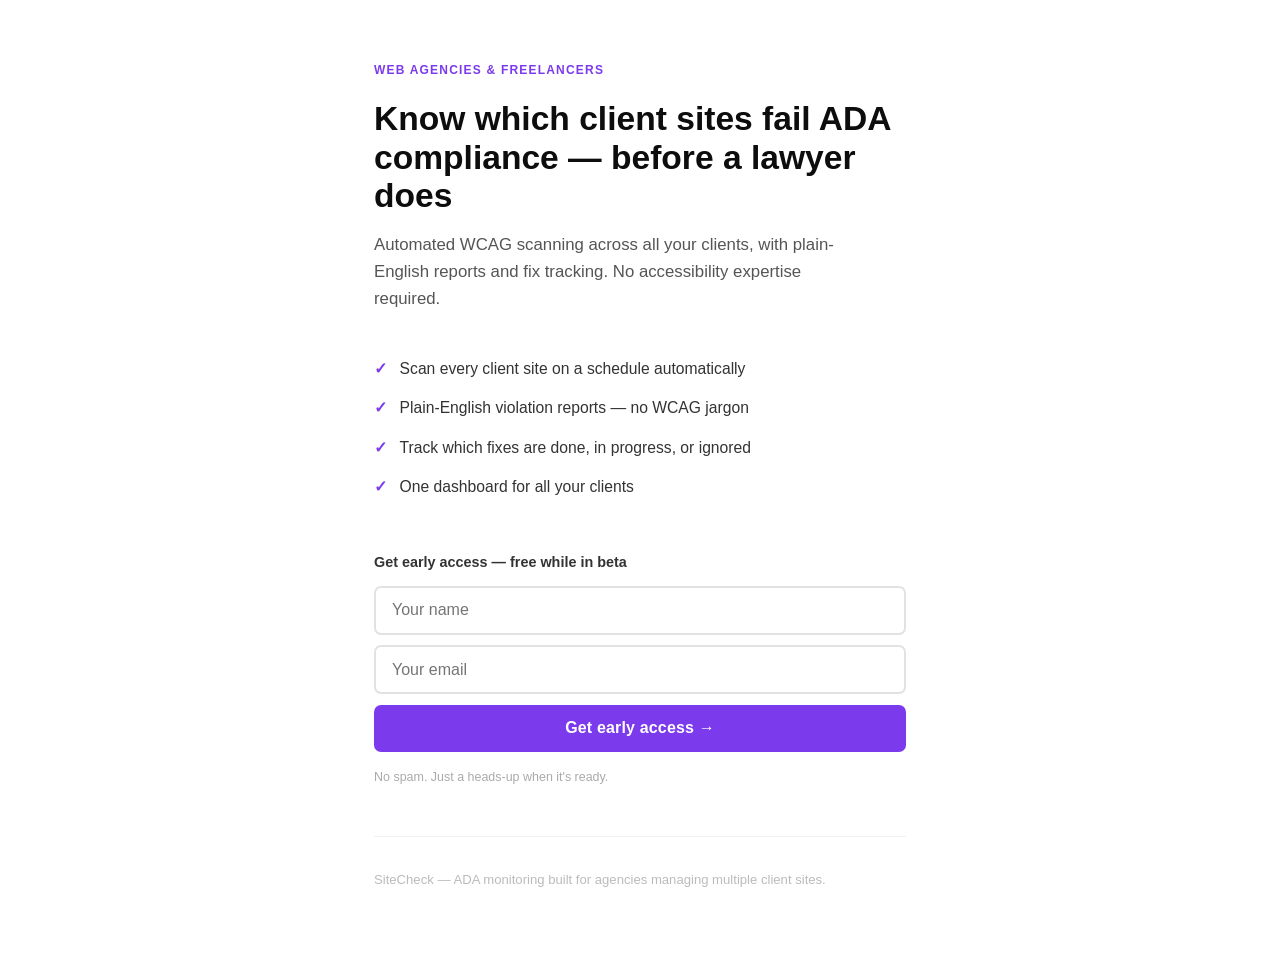
<file: landing-pages/ada-compliance/index.html>
<!DOCTYPE html>
<html lang="en">
<head>
  <meta charset="UTF-8">
  <meta name="viewport" content="width=device-width, initial-scale=1.0">
  <title>ADA compliance monitoring for web agencies — SiteCheck</title>
  <meta name="description" content="Automated WCAG scanning, plain-English violation reports, and fix tracking across all your client sites.">
  <link rel="stylesheet" href="../shared/style.css">
  <style>:root { --accent: #7c3aed; }</style>
</head>
<body>
  <div class="page">
    <span class="label">Web Agencies &amp; Freelancers</span>
    <h1>Know which client sites fail ADA compliance — before a lawyer does</h1>
    <p class="sub">Automated WCAG scanning across all your clients, with plain-English reports and fix tracking. No accessibility expertise required.</p>

    <ul class="benefits">
      <li>Scan every client site on a schedule automatically</li>
      <li>Plain-English violation reports — no WCAG jargon</li>
      <li>Track which fixes are done, in progress, or ignored</li>
      <li>One dashboard for all your clients</li>
    </ul>

    <span class="form-label">Get early access — free while in beta</span>
    <form
      class="form"
      action="https://formspree.io/f/FORMSPREE_ID"
      method="POST"
    >
      <input type="hidden" name="niche" value="ada-compliance">
      <input type="text" name="name" placeholder="Your name" required autocomplete="name">
      <input type="email" name="email" placeholder="Your email" required autocomplete="email">
      <button type="submit">Get early access →</button>
      <p class="privacy">No spam. Just a heads-up when it's ready.</p>
    </form>

    <hr>
    <p class="footer">SiteCheck &mdash; ADA monitoring built for agencies managing multiple client sites.</p>
  </div>
</body>
</html>
</file>
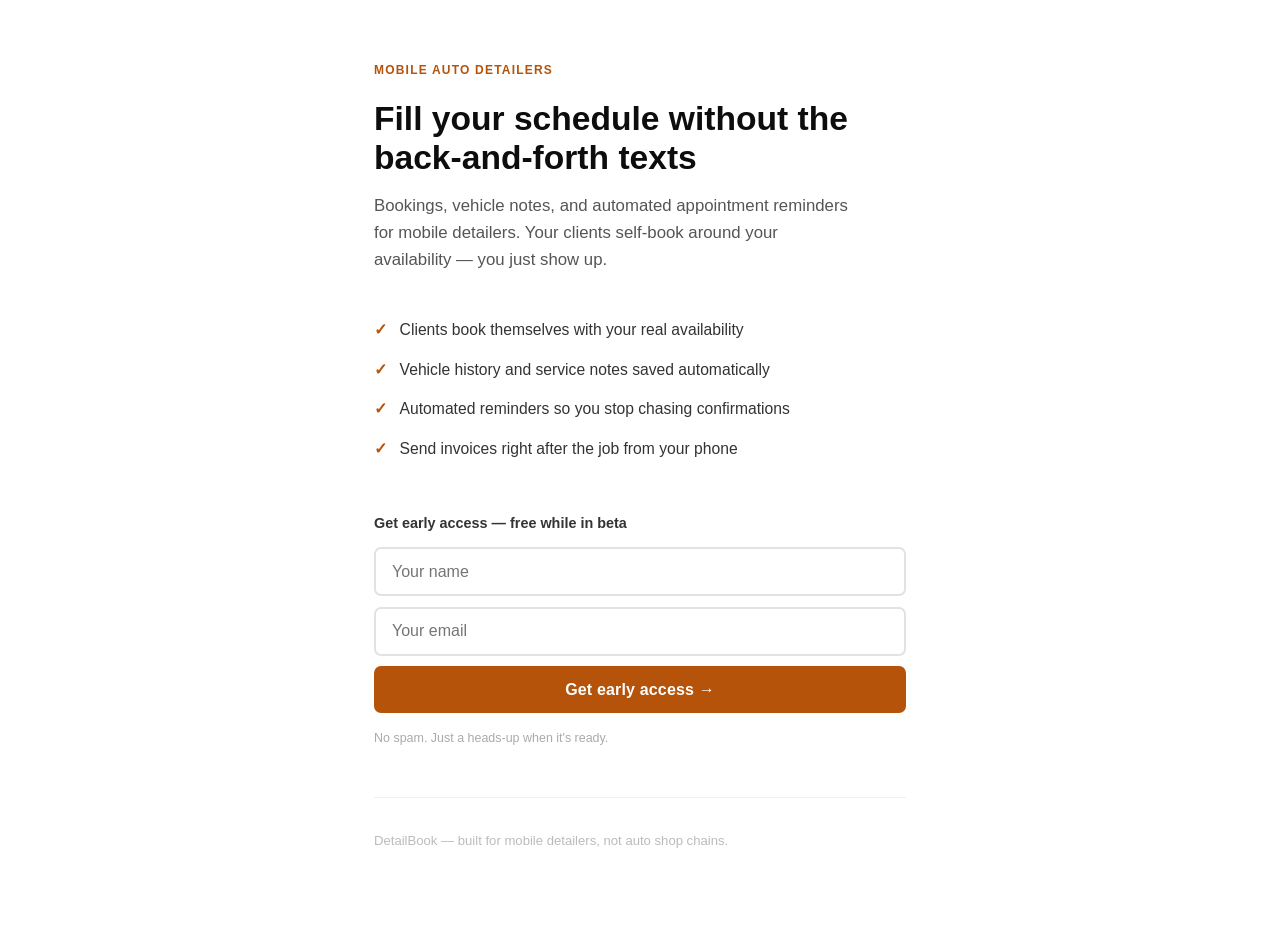
<file: landing-pages/auto-detailing/index.html>
<!DOCTYPE html>
<html lang="en">
<head>
  <meta charset="UTF-8">
  <meta name="viewport" content="width=device-width, initial-scale=1.0">
  <title>Fill your schedule without the back-and-forth texts — DetailBook</title>
  <meta name="description" content="For mobile detailers — bookings, vehicle notes, and automated follow-ups. No spreadsheet required.">
  <link rel="stylesheet" href="../shared/style.css">
  <style>:root { --accent: #b45309; }</style>
</head>
<body>
  <div class="page">
    <span class="label">Mobile Auto Detailers</span>
    <h1>Fill your schedule without the back-and-forth texts</h1>
    <p class="sub">Bookings, vehicle notes, and automated appointment reminders for mobile detailers. Your clients self-book around your availability — you just show up.</p>

    <ul class="benefits">
      <li>Clients book themselves with your real availability</li>
      <li>Vehicle history and service notes saved automatically</li>
      <li>Automated reminders so you stop chasing confirmations</li>
      <li>Send invoices right after the job from your phone</li>
    </ul>

    <span class="form-label">Get early access — free while in beta</span>
    <form
      class="form"
      action="https://formspree.io/f/FORMSPREE_ID"
      method="POST"
    >
      <input type="hidden" name="niche" value="auto-detailing">
      <input type="text" name="name" placeholder="Your name" required autocomplete="name">
      <input type="email" name="email" placeholder="Your email" required autocomplete="email">
      <button type="submit">Get early access →</button>
      <p class="privacy">No spam. Just a heads-up when it's ready.</p>
    </form>

    <hr>
    <p class="footer">DetailBook &mdash; built for mobile detailers, not auto shop chains.</p>
  </div>
</body>
</html>
</file>
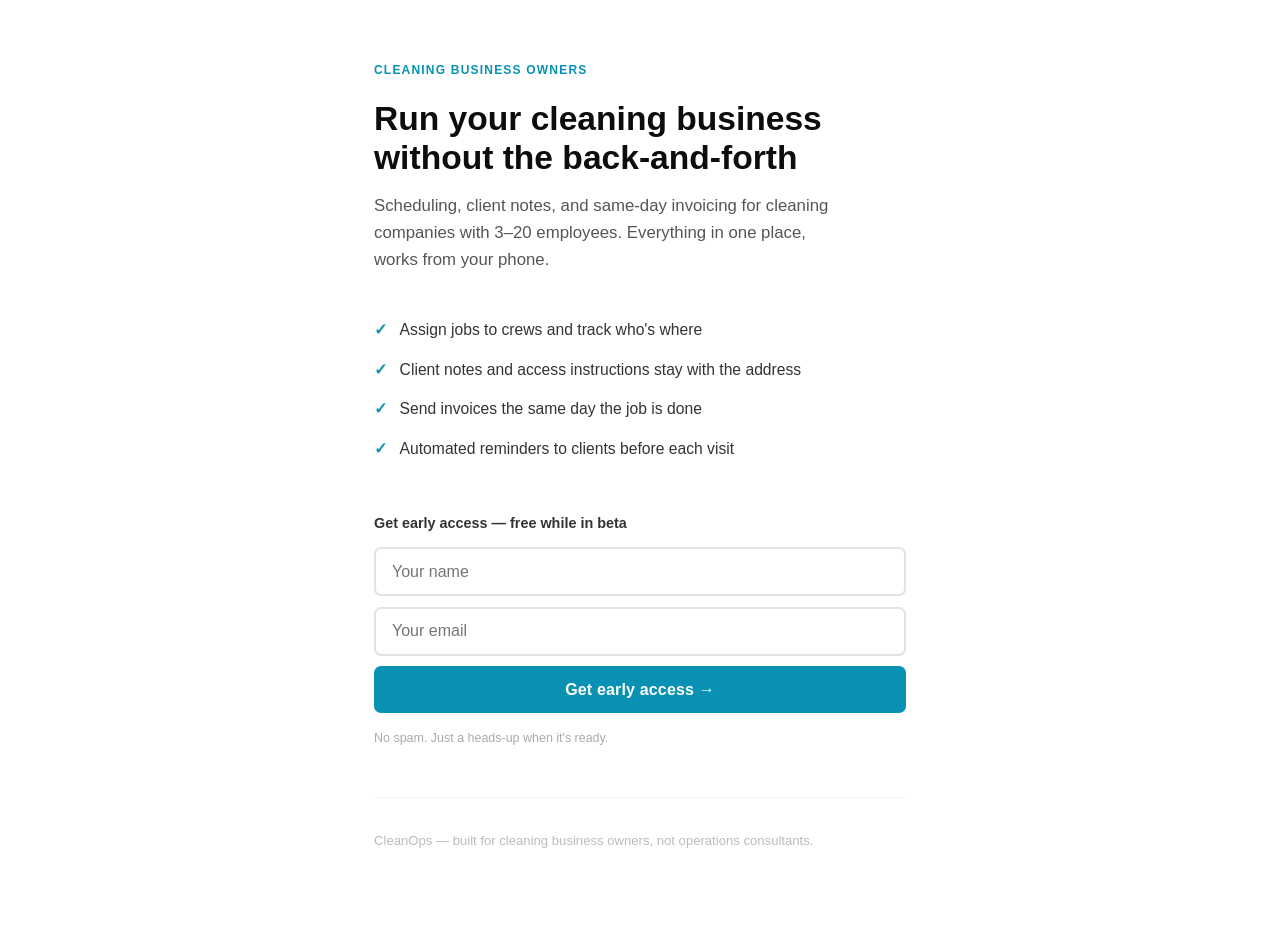
<file: landing-pages/cleaning-business/index.html>
<!DOCTYPE html>
<html lang="en">
<head>
  <meta charset="UTF-8">
  <meta name="viewport" content="width=device-width, initial-scale=1.0">
  <title>Run your cleaning business without the chaos — CleanOps</title>
  <meta name="description" content="For cleaning companies with 3–20 employees — scheduling, client notes, and invoices in one place.">
  <link rel="stylesheet" href="../shared/style.css">
  <style>:root { --accent: #0891b2; }</style>
</head>
<body>
  <div class="page">
    <span class="label">Cleaning Business Owners</span>
    <h1>Run your cleaning business without the back-and-forth</h1>
    <p class="sub">Scheduling, client notes, and same-day invoicing for cleaning companies with 3–20 employees. Everything in one place, works from your phone.</p>

    <ul class="benefits">
      <li>Assign jobs to crews and track who's where</li>
      <li>Client notes and access instructions stay with the address</li>
      <li>Send invoices the same day the job is done</li>
      <li>Automated reminders to clients before each visit</li>
    </ul>

    <span class="form-label">Get early access — free while in beta</span>
    <form
      class="form"
      action="https://formspree.io/f/FORMSPREE_ID"
      method="POST"
    >
      <input type="hidden" name="niche" value="cleaning-business">
      <input type="text" name="name" placeholder="Your name" required autocomplete="name">
      <input type="email" name="email" placeholder="Your email" required autocomplete="email">
      <button type="submit">Get early access →</button>
      <p class="privacy">No spam. Just a heads-up when it's ready.</p>
    </form>

    <hr>
    <p class="footer">CleanOps &mdash; built for cleaning business owners, not operations consultants.</p>
  </div>
</body>
</html>
</file>
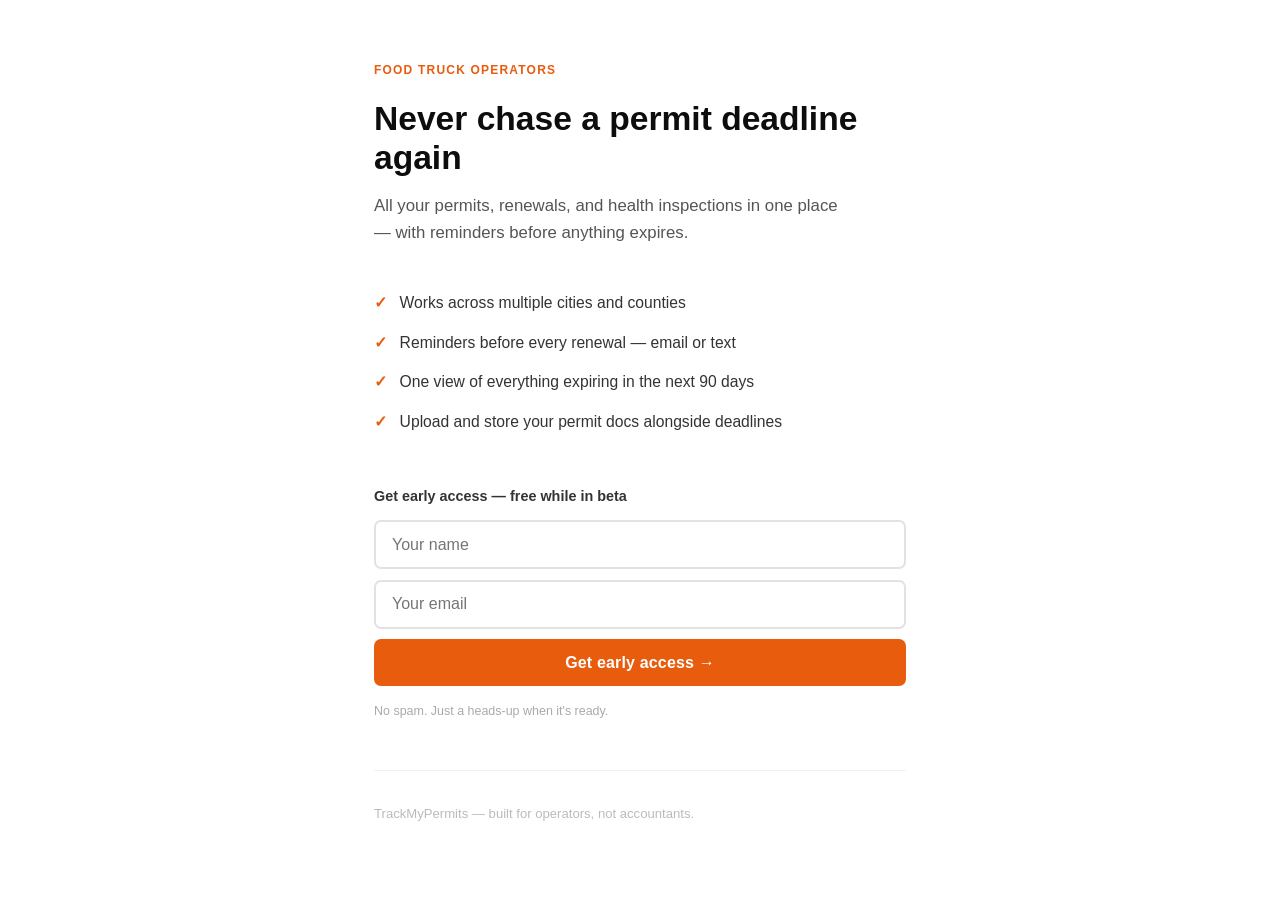
<file: landing-pages/food-truck/index.html>
<!DOCTYPE html>
<html lang="en">
<head>
  <meta charset="UTF-8">
  <meta name="viewport" content="width=device-width, initial-scale=1.0">
  <title>Never miss a permit deadline — TrackMyPermits</title>
  <meta name="description" content="For food truck owners — all your permits, renewals, and health inspections tracked in one place. No more spreadsheets.">
  <link rel="stylesheet" href="../shared/style.css">
  <style>:root { --accent: #e85c0d; }</style>
</head>
<body>
  <div class="page">
    <span class="label">Food Truck Operators</span>
    <h1>Never chase a permit deadline again</h1>
    <p class="sub">All your permits, renewals, and health inspections in one place — with reminders before anything expires.</p>

    <ul class="benefits">
      <li>Works across multiple cities and counties</li>
      <li>Reminders before every renewal — email or text</li>
      <li>One view of everything expiring in the next 90 days</li>
      <li>Upload and store your permit docs alongside deadlines</li>
    </ul>

    <span class="form-label">Get early access — free while in beta</span>
    <form
      class="form"
      action="https://formspree.io/f/FORMSPREE_ID"
      method="POST"
    >
      <input type="hidden" name="niche" value="food-truck">
      <input type="text" name="name" placeholder="Your name" required autocomplete="name">
      <input type="email" name="email" placeholder="Your email" required autocomplete="email">
      <button type="submit">Get early access →</button>
      <p class="privacy">No spam. Just a heads-up when it's ready.</p>
    </form>

    <hr>
    <p class="footer">TrackMyPermits &mdash; built for operators, not accountants.</p>
  </div>
</body>
</html>
</file>
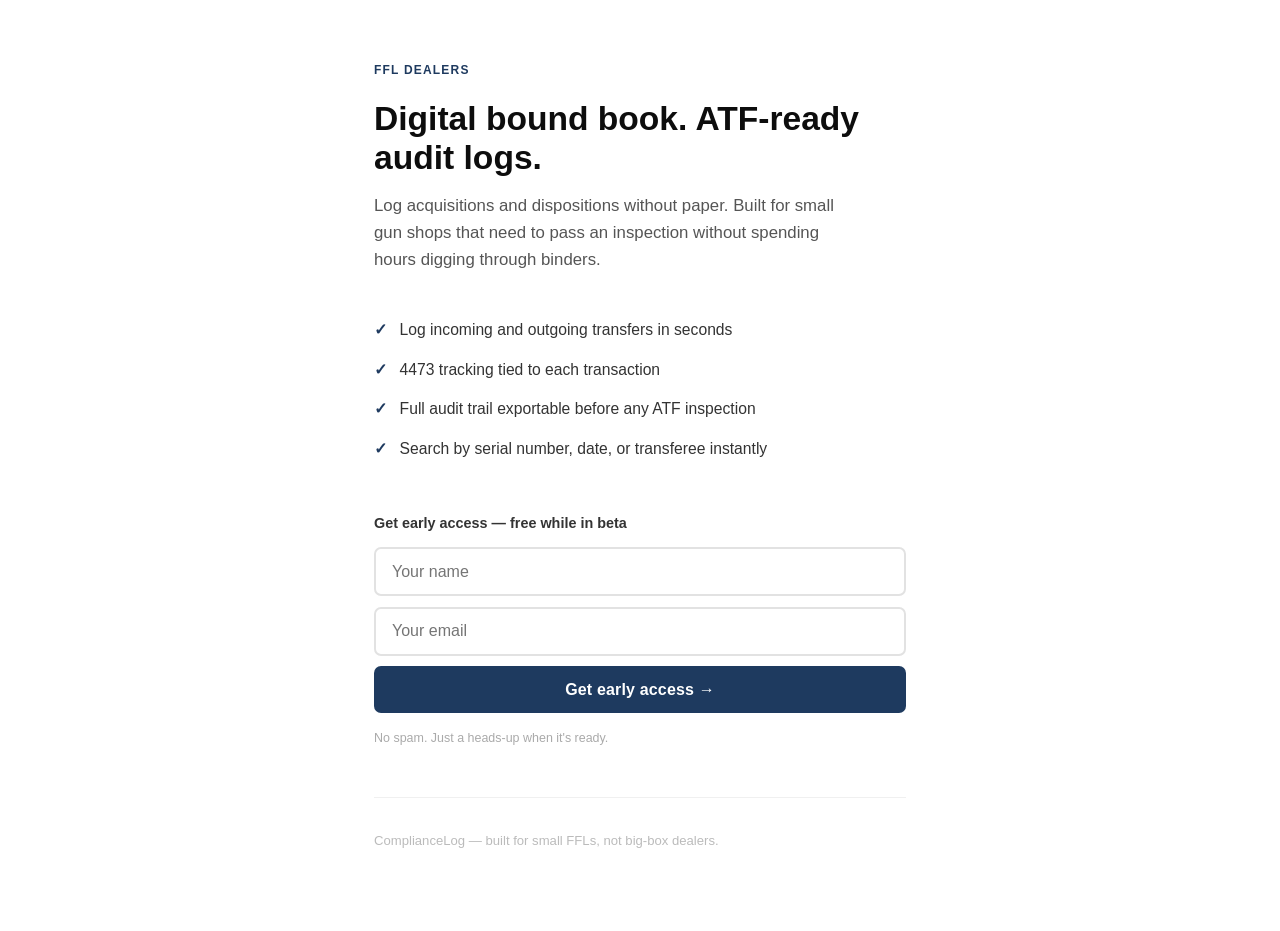
<file: landing-pages/gun-shop/index.html>
<!DOCTYPE html>
<html lang="en">
<head>
  <meta charset="UTF-8">
  <meta name="viewport" content="width=device-width, initial-scale=1.0">
  <title>Digital bound book for FFLs — ComplianceLog</title>
  <meta name="description" content="For FFL dealers — acquisitions, dispositions, and 4473s tracked digitally. Built for small gun shops.">
  <link rel="stylesheet" href="../shared/style.css">
  <style>:root { --accent: #1e3a5f; }</style>
</head>
<body>
  <div class="page">
    <span class="label">FFL Dealers</span>
    <h1>Digital bound book. ATF-ready audit logs.</h1>
    <p class="sub">Log acquisitions and dispositions without paper. Built for small gun shops that need to pass an inspection without spending hours digging through binders.</p>

    <ul class="benefits">
      <li>Log incoming and outgoing transfers in seconds</li>
      <li>4473 tracking tied to each transaction</li>
      <li>Full audit trail exportable before any ATF inspection</li>
      <li>Search by serial number, date, or transferee instantly</li>
    </ul>

    <span class="form-label">Get early access — free while in beta</span>
    <form
      class="form"
      action="https://formspree.io/f/FORMSPREE_ID"
      method="POST"
    >
      <input type="hidden" name="niche" value="gun-shop">
      <input type="text" name="name" placeholder="Your name" required autocomplete="name">
      <input type="email" name="email" placeholder="Your email" required autocomplete="email">
      <button type="submit">Get early access →</button>
      <p class="privacy">No spam. Just a heads-up when it's ready.</p>
    </form>

    <hr>
    <p class="footer">ComplianceLog &mdash; built for small FFLs, not big-box dealers.</p>
  </div>
</body>
</html>
</file>
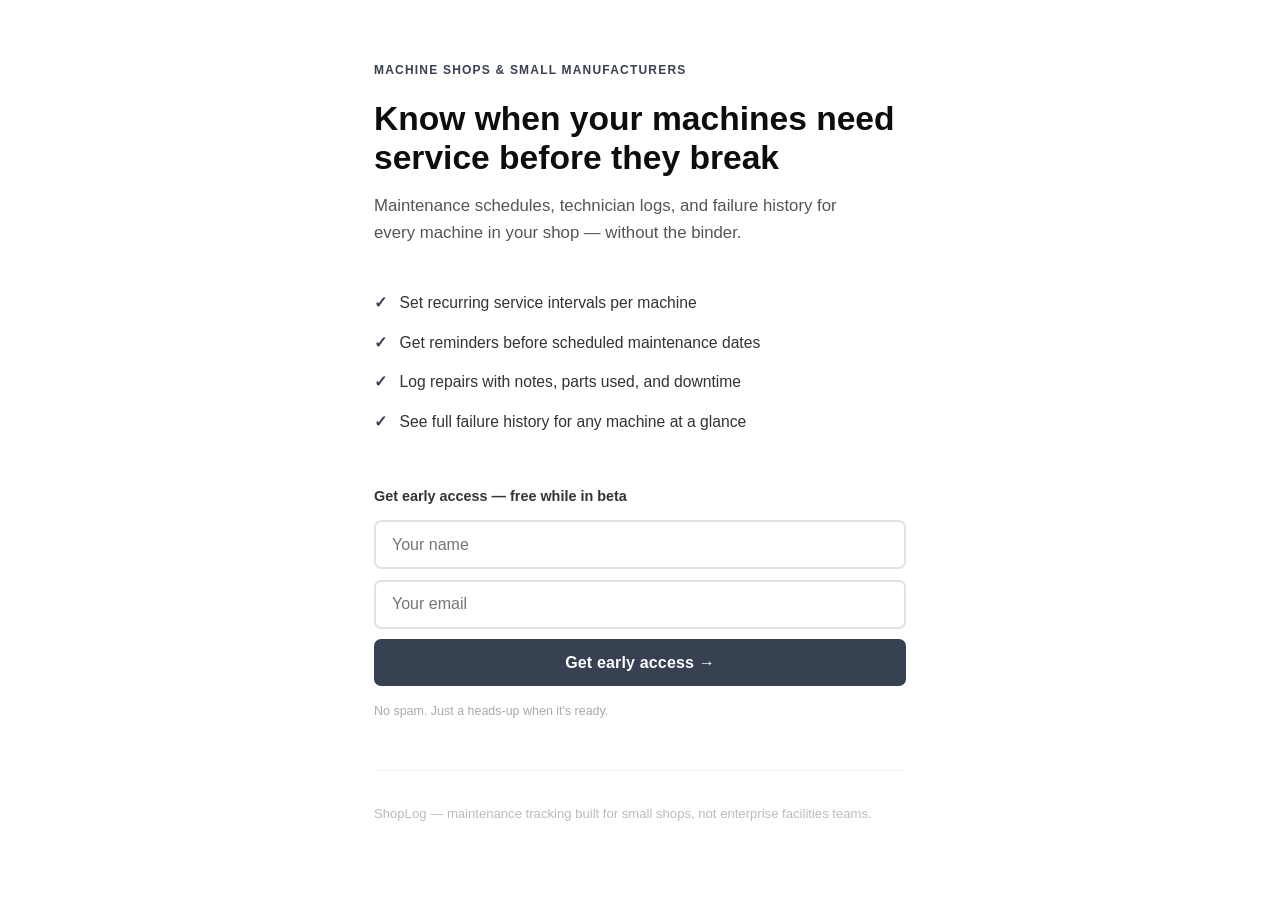
<file: landing-pages/machine-shop/index.html>
<!DOCTYPE html>
<html lang="en">
<head>
  <meta charset="UTF-8">
  <meta name="viewport" content="width=device-width, initial-scale=1.0">
  <title>Know when your machines need service — ShopLog</title>
  <meta name="description" content="Simple maintenance logs for small machine shops. Schedules, reminders, and failure history per machine.">
  <link rel="stylesheet" href="../shared/style.css">
  <style>:root { --accent: #374151; }</style>
</head>
<body>
  <div class="page">
    <span class="label">Machine Shops &amp; Small Manufacturers</span>
    <h1>Know when your machines need service before they break</h1>
    <p class="sub">Maintenance schedules, technician logs, and failure history for every machine in your shop — without the binder.</p>

    <ul class="benefits">
      <li>Set recurring service intervals per machine</li>
      <li>Get reminders before scheduled maintenance dates</li>
      <li>Log repairs with notes, parts used, and downtime</li>
      <li>See full failure history for any machine at a glance</li>
    </ul>

    <span class="form-label">Get early access — free while in beta</span>
    <form
      class="form"
      action="https://formspree.io/f/FORMSPREE_ID"
      method="POST"
    >
      <input type="hidden" name="niche" value="machine-shop">
      <input type="text" name="name" placeholder="Your name" required autocomplete="name">
      <input type="email" name="email" placeholder="Your email" required autocomplete="email">
      <button type="submit">Get early access →</button>
      <p class="privacy">No spam. Just a heads-up when it's ready.</p>
    </form>

    <hr>
    <p class="footer">ShopLog &mdash; maintenance tracking built for small shops, not enterprise facilities teams.</p>
  </div>
</body>
</html>
</file>
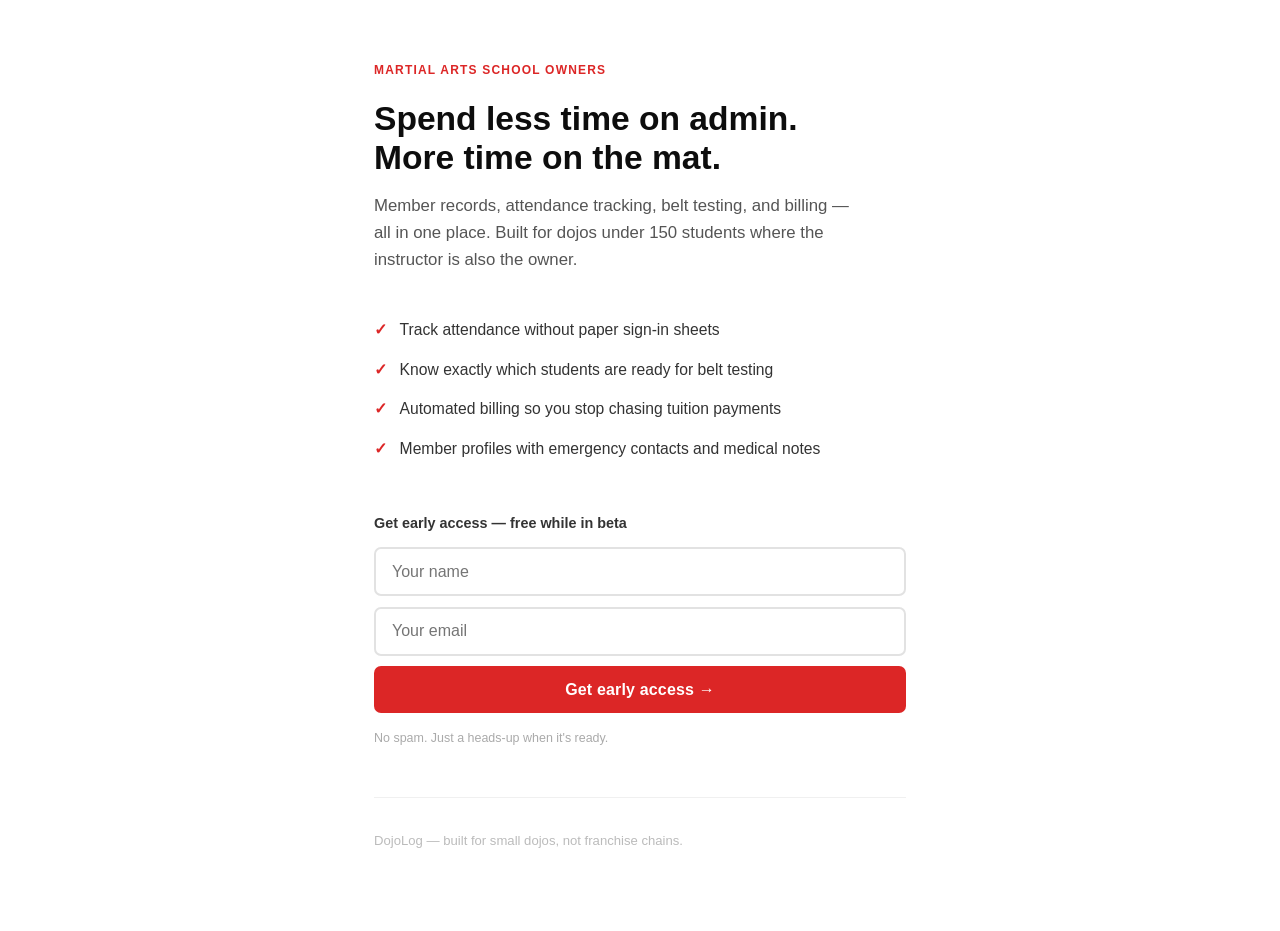
<file: landing-pages/martial-arts/index.html>
<!DOCTYPE html>
<html lang="en">
<head>
  <meta charset="UTF-8">
  <meta name="viewport" content="width=device-width, initial-scale=1.0">
  <title>Less admin, more mat time — DojoLog</title>
  <meta name="description" content="For dojos under 150 students — member records, attendance, belt testing, and billing in one place.">
  <link rel="stylesheet" href="../shared/style.css">
  <style>:root { --accent: #dc2626; }</style>
</head>
<body>
  <div class="page">
    <span class="label">Martial Arts School Owners</span>
    <h1>Spend less time on admin.<br>More time on the mat.</h1>
    <p class="sub">Member records, attendance tracking, belt testing, and billing — all in one place. Built for dojos under 150 students where the instructor is also the owner.</p>

    <ul class="benefits">
      <li>Track attendance without paper sign-in sheets</li>
      <li>Know exactly which students are ready for belt testing</li>
      <li>Automated billing so you stop chasing tuition payments</li>
      <li>Member profiles with emergency contacts and medical notes</li>
    </ul>

    <span class="form-label">Get early access — free while in beta</span>
    <form
      class="form"
      action="https://formspree.io/f/FORMSPREE_ID"
      method="POST"
    >
      <input type="hidden" name="niche" value="martial-arts">
      <input type="text" name="name" placeholder="Your name" required autocomplete="name">
      <input type="email" name="email" placeholder="Your email" required autocomplete="email">
      <button type="submit">Get early access →</button>
      <p class="privacy">No spam. Just a heads-up when it's ready.</p>
    </form>

    <hr>
    <p class="footer">DojoLog &mdash; built for small dojos, not franchise chains.</p>
  </div>
</body>
</html>
</file>
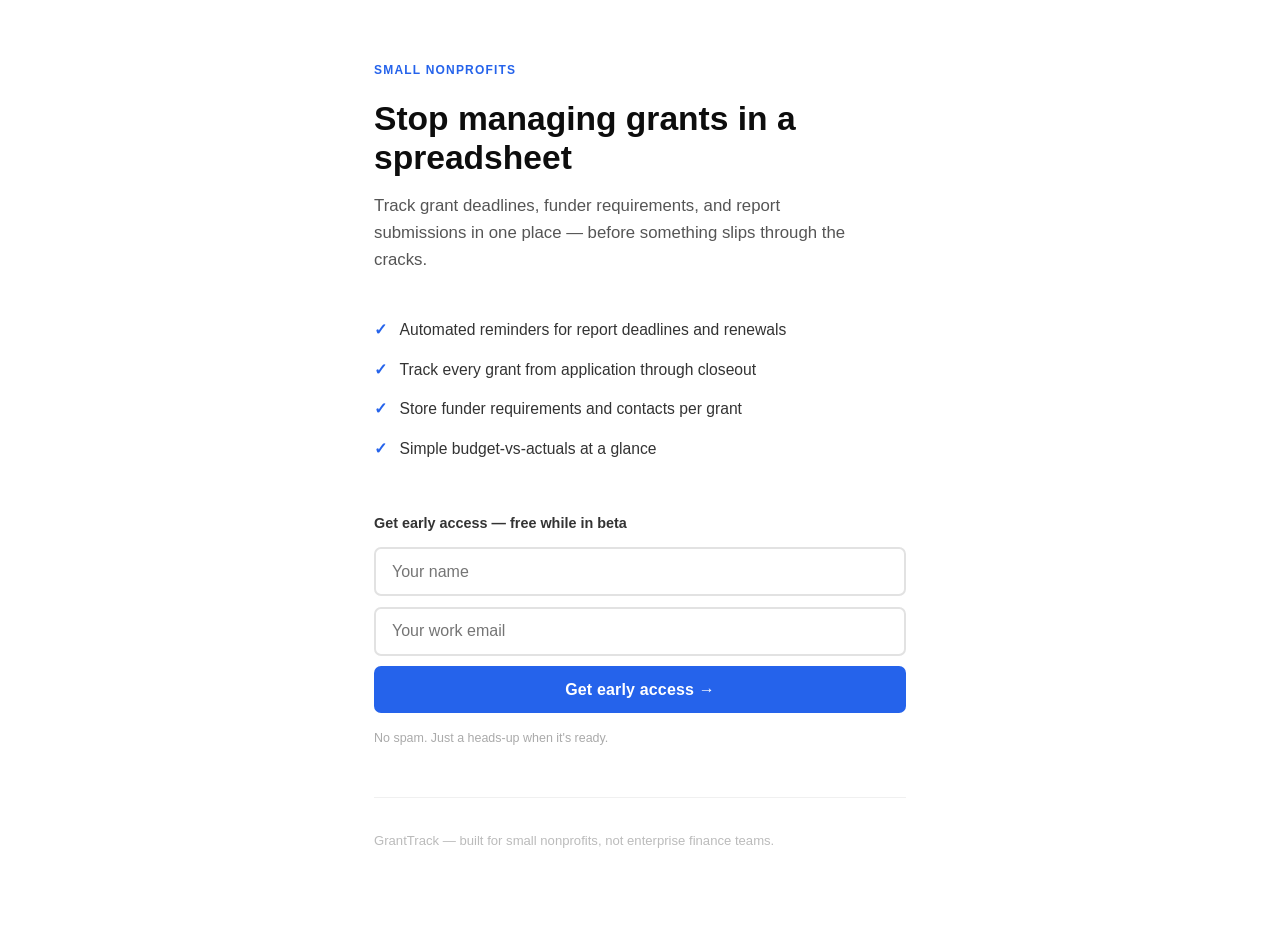
<file: landing-pages/nonprofit-grants/index.html>
<!DOCTYPE html>
<html lang="en">
<head>
  <meta charset="UTF-8">
  <meta name="viewport" content="width=device-width, initial-scale=1.0">
  <title>Stop managing grants in a spreadsheet — GrantTrack</title>
  <meta name="description" content="For small nonprofits — grant deadlines, funder requirements, and report reminders without the chaos.">
  <link rel="stylesheet" href="../shared/style.css">
  <style>:root { --accent: #2563eb; }</style>
</head>
<body>
  <div class="page">
    <span class="label">Small Nonprofits</span>
    <h1>Stop managing grants in a spreadsheet</h1>
    <p class="sub">Track grant deadlines, funder requirements, and report submissions in one place — before something slips through the cracks.</p>

    <ul class="benefits">
      <li>Automated reminders for report deadlines and renewals</li>
      <li>Track every grant from application through closeout</li>
      <li>Store funder requirements and contacts per grant</li>
      <li>Simple budget-vs-actuals at a glance</li>
    </ul>

    <span class="form-label">Get early access — free while in beta</span>
    <form
      class="form"
      action="https://formspree.io/f/FORMSPREE_ID"
      method="POST"
    >
      <input type="hidden" name="niche" value="nonprofit-grants">
      <input type="text" name="name" placeholder="Your name" required autocomplete="name">
      <input type="email" name="email" placeholder="Your work email" required autocomplete="email">
      <button type="submit">Get early access →</button>
      <p class="privacy">No spam. Just a heads-up when it's ready.</p>
    </form>

    <hr>
    <p class="footer">GrantTrack &mdash; built for small nonprofits, not enterprise finance teams.</p>
  </div>
</body>
</html>
</file>
<file: landing-pages/shared/style.css>
*, *::before, *::after { box-sizing: border-box; margin: 0; padding: 0; }

body {
  font-family: -apple-system, BlinkMacSystemFont, 'Segoe UI', Roboto, sans-serif;
  background: #fff;
  color: #111;
  line-height: 1.6;
}

.page {
  max-width: 580px;
  margin: 0 auto;
  padding: 3.5rem 1.5rem 5rem;
}

.label {
  display: inline-block;
  font-size: 0.75rem;
  font-weight: 700;
  letter-spacing: 0.1em;
  text-transform: uppercase;
  color: var(--accent);
  margin-bottom: 1.25rem;
}

h1 {
  font-size: 2.1rem;
  font-weight: 800;
  line-height: 1.15;
  color: #0d0d0d;
  margin-bottom: 1rem;
}

.sub {
  font-size: 1.05rem;
  color: #555;
  margin-bottom: 2.25rem;
  max-width: 480px;
}

.benefits {
  list-style: none;
  margin-bottom: 2.75rem;
}

.benefits li {
  padding: 0.45rem 0 0.45rem 1.6rem;
  color: #333;
  font-size: 0.98rem;
  position: relative;
}

.benefits li::before {
  content: "✓";
  position: absolute;
  left: 0;
  color: var(--accent);
  font-weight: 700;
}

.form-label {
  display: block;
  font-size: 0.9rem;
  font-weight: 600;
  color: #333;
  margin-bottom: 0.75rem;
}

.form {
  display: flex;
  flex-direction: column;
  gap: 0.65rem;
}

input[type="email"],
input[type="text"] {
  padding: 0.85rem 1rem;
  border: 2px solid #e2e2e2;
  border-radius: 7px;
  font-size: 1rem;
  outline: none;
  transition: border-color 0.15s;
  width: 100%;
}

input[type="email"]:focus,
input[type="text"]:focus {
  border-color: var(--accent);
}

button[type="submit"] {
  padding: 0.9rem 1rem;
  background: var(--accent);
  color: #fff;
  border: none;
  border-radius: 7px;
  font-size: 1rem;
  font-weight: 600;
  cursor: pointer;
  transition: opacity 0.15s;
  letter-spacing: 0.01em;
}

button[type="submit"]:hover {
  opacity: 0.87;
}

.privacy {
  font-size: 0.78rem;
  color: #aaa;
  margin-top: 0.35rem;
}

hr {
  border: none;
  border-top: 1px solid #f0f0f0;
  margin: 3rem 0 2rem;
}

.footer {
  font-size: 0.82rem;
  color: #bbb;
}

@media (max-width: 480px) {
  h1 { font-size: 1.7rem; }
  .page { padding: 2.5rem 1.25rem 4rem; }
}
</file>
